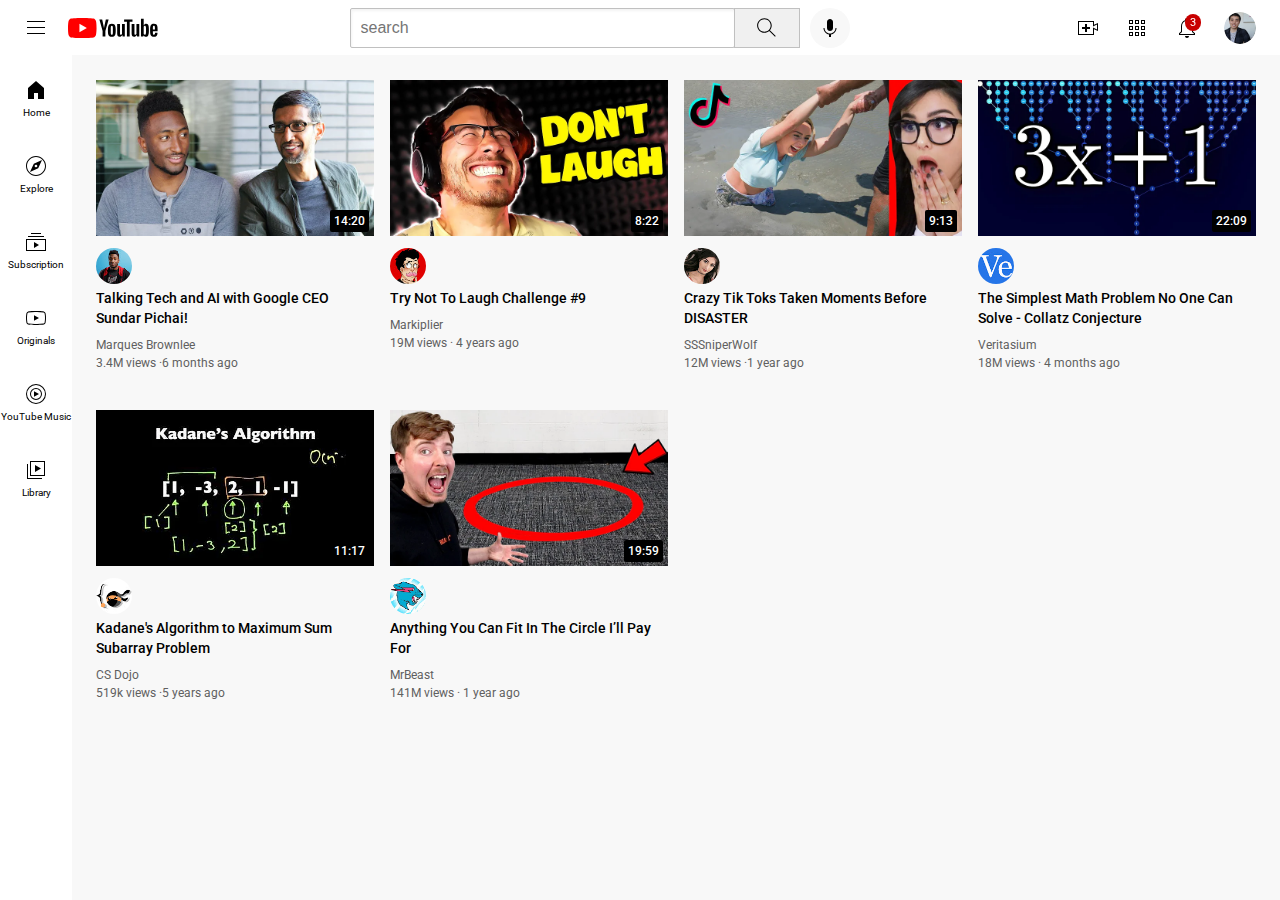
<file: index.html>
<!DOCTYPE html>
<html>
  <head>
    <title>youTube.com clone</title>

    <link rel="preconnect" href="https://fonts.googleapis.com">
<link rel="preconnect" href="https://fonts.gstatic.com" crossorigin>
<link href="https://fonts.googleapis.com/css2?family=Roboto:wght@400;500;700&display=swap" rel="stylesheet">

    <link rel="stylesheet" href="styles/general.css">
    <link rel="stylesheet" href="styles/header.css">
    <link rel="stylesheet" href="styles/video.css">
    <link rel="stylesheet" href="styles/sidebar.css">
  </head>
  <body>
    <header></header>
    <nav></nav>
    <header class="header">
      <div class="left-section">
        <img class="hamburger-menu" 
        src="icons/hamburger-menu.svg">
        <img class="youtube-logo" 
        src="icons/youtube-logo.svg">
    </div>


      <div class="middle-section">
        <input class="search-bar" type="textbox" placeholder="search">
        <button class="search-button">
          <img class="search-icon"
           src="icons/search.svg">
           <div class="tooltip">Search</div>
        </button>
        <!--put position absolute inside 
          position relative-->
        <button class="voice-search-button">
          <img class="voice-search-icon" 
          src="icons/voice-search-icon.svg">
          <div class="tooltip">search with your voice</div>
        </button>
      </div>
      <div class="right-section">
        <div class="upload-icon-container">
          <img class="upload-icon"
          src="icons/upload.svg">
          <div class="tooltip">create</div>
        </div>

        <div class="youtube-apps-icon-container">
          <img class="youtube-apps-icon" 
          src="icons/youtube-apps.svg">
          <div class="tooltip">youtube-apps</div>
        </div>
     
      
      <div class="notifications-icon-container">
        <img class="notifications-icon"
       src="icons/notifications.svg">
       <div class="tooltip">notifications</div>
       <div class="notifications-count">3</div>
      </div>
      
      <img class="current-user-icon"
       src="channel-pictures/my-channel.jpeg">
    </header>
  </div>
  
  <nav class="sidebar">
    <div class="sidebar-link">
      <img src="icons/home.svg">
      <div>Home</div>
    </div>
    <div class="sidebar-link">
      <img src="icons/explore.svg">
      <div>Explore</div>
    </div>
    <div class="sidebar-link">
      <img src="icons/subscriptions.svg">
      <div>Subscription</div>
    </div>
    <div class="sidebar-link">
      <img src="icons/originals.svg">
      <div>Originals</div>
    </div>
    <div class="sidebar-link">
      <img src="icons/youtube-music.svg">
      <div>YouTube Music</div>
    </div>
    <section class="sidebar-link">
      <img src="icons/library.svg">
      <div>Library</div>
    </nav>
  </div>

  <main>
   <div class="video-grid">
    <div class="video-preview">
      <div class="thumbnail-row">
        <img class="thumbnail" src="thumbnails/thumbnail-1.webp">
        <div class="video-time">14:20</div>
      </div>
      <div class="video-info-grid">
        <div class="channel-picture">
          <img class="profile-picture" src="channel-pictures/channel-1.jpeg">
        </div >
        <div class="video-info">
          <p class="video-title">
            Talking Tech and AI with Google CEO Sundar Pichai!
          </p>
          <p class="video-author">
            Marques Brownlee
          </p>
          <p class="video-stats">
            3.4M views &#183;6 months ago
          </p>
        </div>
      </div>
    </div>



    <div class="video-preview">
      <div class="thumbnail-row">
        <img class="thumbnail" src="thumbnails/thumbnail-2.webp">
        <div class="video-time">8:22</div>
      </div>
      <div class="video-info-grid">
        <div class="channel-picture">
          <img class="profile-picture"
           src="channel-pictures/channel-2.jpeg">
          </div>
        <div class="video-info">
          <p class="video-title">
            Try Not To Laugh Challenge #9
          </p>
          <p class="video-author">
            Markiplier
          </p>
          <p class="video-stats">
            19M views &#183; 4 years ago
            </p>
    </div>
  </div>
</div>


<div class="video-preview">
  <div class="thumbnail-row">
    <img class="thumbnail" src="thumbnails/thumbnail-3.webp">
    <div class="video-time">9:13</div>
  </div>
  <div class="video-info-grid">
    <div class="channel-picture">
      <img class="profile-picture" src="channel-pictures/channel-3.jpeg">
    </div >
    <div class="video-info">
      <p class="video-title">
        Crazy Tik Toks Taken Moments Before DISASTER
      </p>
      <p class="video-author">
        SSSniperWolf
      </p>
      <p class="video-stats">
        12M views &#183;1 year ago
      </p>
    </div>
  </div>
</div>


<div class="video-preview">
  <div class="thumbnail-row">
    <img class="thumbnail" src="thumbnails/thumbnail-4.webp">
    <div class="video-time">22:09</div>
  </div>
  <div class="video-info-grid">
    <div class="channel-picture">
      <img class="profile-picture"
       src="channel-pictures/channel-4.jpeg">
      </div>
    <div class="video-info">
      <p class="video-title">
        The Simplest Math Problem No One Can Solve - Collatz Conjecture
      </p>
      <p class="video-author">
        Veritasium
      </p>
      <p class="video-stats">
        18M views &#183; 4 months ago
        </p>
</div>
</div>
</div>
<div class="video-preview">
  <div class="thumbnail-row">
    <img class="thumbnail" src="thumbnails/thumbnail-5.webp">
    <div class="video-time">11:17</div>
  </div>
  <div class="video-info-grid">
    <div class="channel-picture">
      <img class="profile-picture" src="channel-pictures/channel-5.jpeg">
    </div >
    <div class="video-info">
      <p class="video-title">
        Kadane's Algorithm to Maximum Sum Subarray Problem
      </p>
      <p class="video-author">
        CS Dojo
      </p>
      <p class="video-stats">
        519k views &#183;5 years ago
      </p>
    </div>
  </div>
</div>



<div class="video-preview">
  <div class="thumbnail-row">
    <img class="thumbnail" src="thumbnails/thumbnail-6.webp">
    <div class="video-time">19:59</div>
  </div>
  <div class="video-info-grid">
    <div class="channel-picture">
      <img class="profile-picture"
       src="channel-pictures/channel-6.jpeg">
      </div>
    <div class="video-info">
      <p class="video-title">
        
Anything You Can Fit In The Circle I’ll Pay For
      </p>
      <p class="video-author">
        MrBeast
      </p>
      <p class="video-stats">
        141M views &#183; 1 year ago
        </p>
     </div>
    </div>
  </div>
</section>
</main>
</body>
</html>
</file>
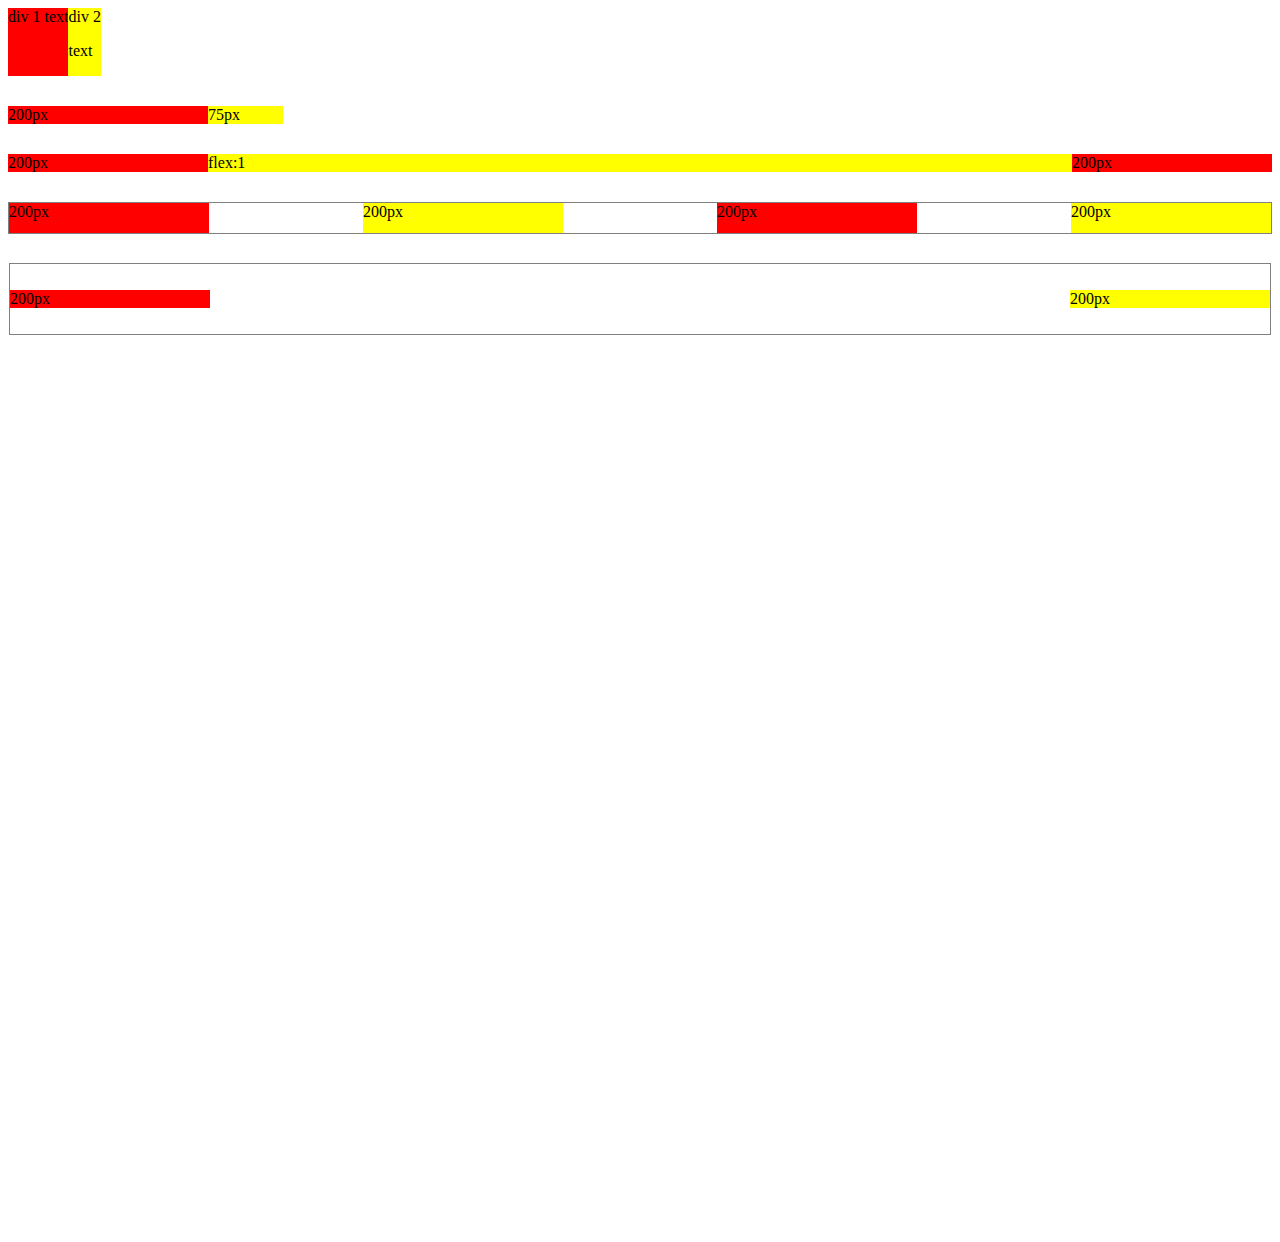
<file: classwork.flexbox.html>
<!DOCTYPE html>
<html>
  <head>
    <title>flexbox-practice2</title>
  </head>
<body style="padding-bottom: 1000px;">
  <div style="
  display: flex;
 flex-direction: row;
 ">
    <div style="background-color:
     red;">div 1 text</div>
    <div style="background-color:
     yellow;">div 2 <p>text</p></div>
  </div>

  <div style="
  margin-top: 30px;
  display: flex;
 flex-direction: row;
 ">
    <div style="
    background-color: red;
    width: 200px;
    ">200px</div>
    <div style="
    background-color: yellow;
    width: 75px;
    ">75px </div>
     </div>

    <div style="
    margin-top: 30px;
    display: flex;
   flex-direction: row;
   ">
      <div style="
      background-color: red;
      width: 200px;
      ">200px</div>
      <div style="
      background-color: yellow;
      flex:1
      ">flex:1 </div>
      <div style="
      background-color: red;
      width: 200px;
      ">200px</div>
       </div>
      
       <div style="
       margin-top: 30px;
       height: 30px;
       border-width: 1px;
       border-style: solid;
       border-color: gray;
       ">

       <div style="
    display: flex;
   flex-direction: row;
   justify-content: center;
   height: 30px;
   justify-content: space-between;
   ">
      <div style="
      background-color: red;
      width: 200px;
      ">200px</div>
      <div style="
      background-color: yellow;
      width: 200px;
      ">200px </div>
      <div style="
      background-color: red;
      width: 200px;
      ">200px</div>
      <div style="
      background-color: yellow;
      width: 200px;
      ">200px </div>
       </div>
       
        <div style="
        margin-top: 30px;
        border-width: 1px;
        border-style: solid;
        border-color: gray;
        ">
 
        <div style="
        height: 70px;
     display: flex;
    flex-direction: row;
    align-items:center;
    justify-content: space-between;
    ">
       <div style="
       background-color: red;
       width: 200px;
       ">200px</div>
       <div style="
       background-color: yellow;
       width: 200px;
       ">200px </div>
         </div>
</body>
</html>
</file>
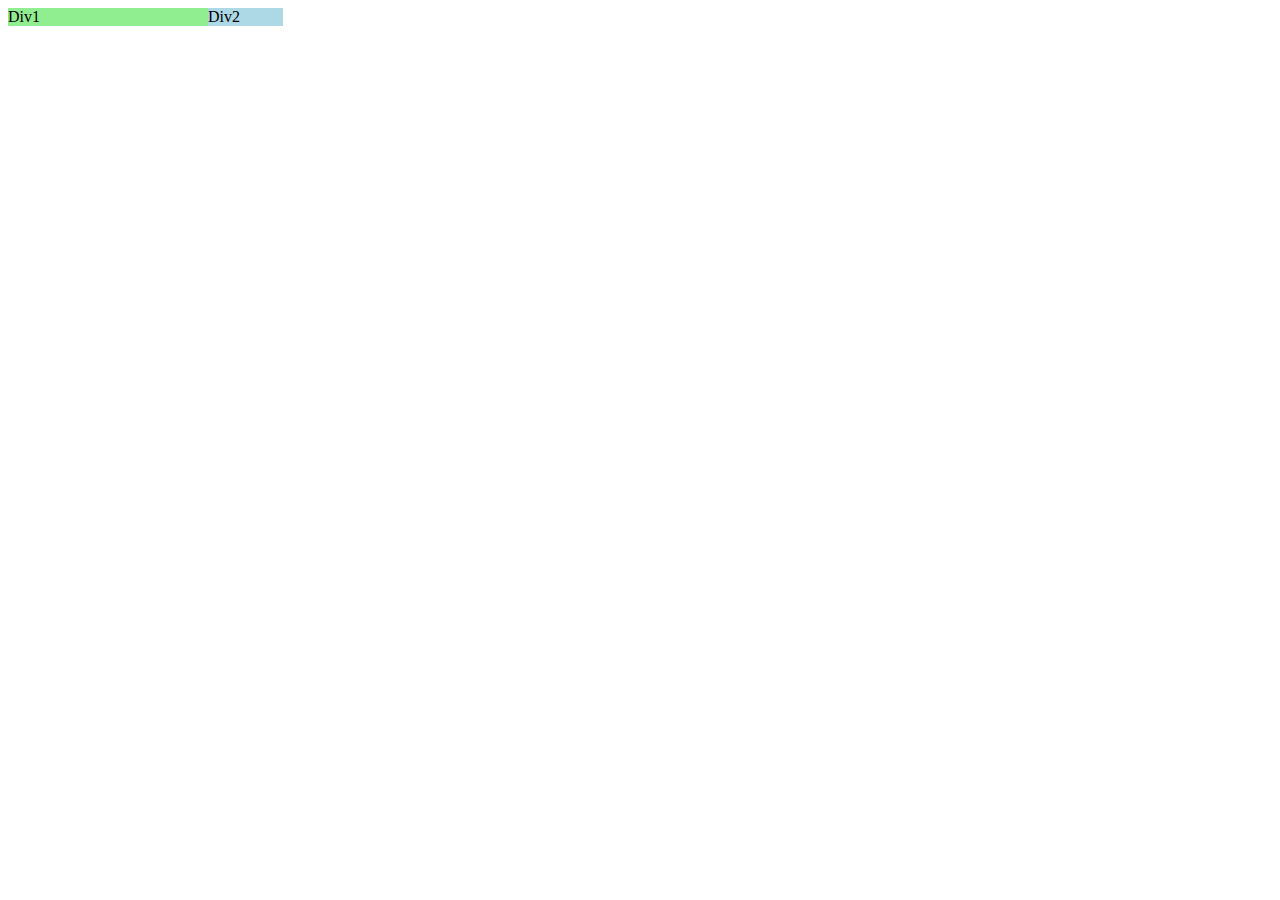
<file: classwork.html>
<!DOCTYPE html>
<html>
  <head>
<title>grid-practice</title>
  </head>
  <body>
    <div style="
      display:grid; 
      grid-template-columns: 200px 75px;">

      <div style=" background-color:
       lightgreen;">Div1</div>
      <div style="background-color:
       lightblue">Div2</div>

  <div style="
  margin-top: 30px;
      display:grid; 
      ">
      
    
       

    </div>
  </body>
</html>
</file>
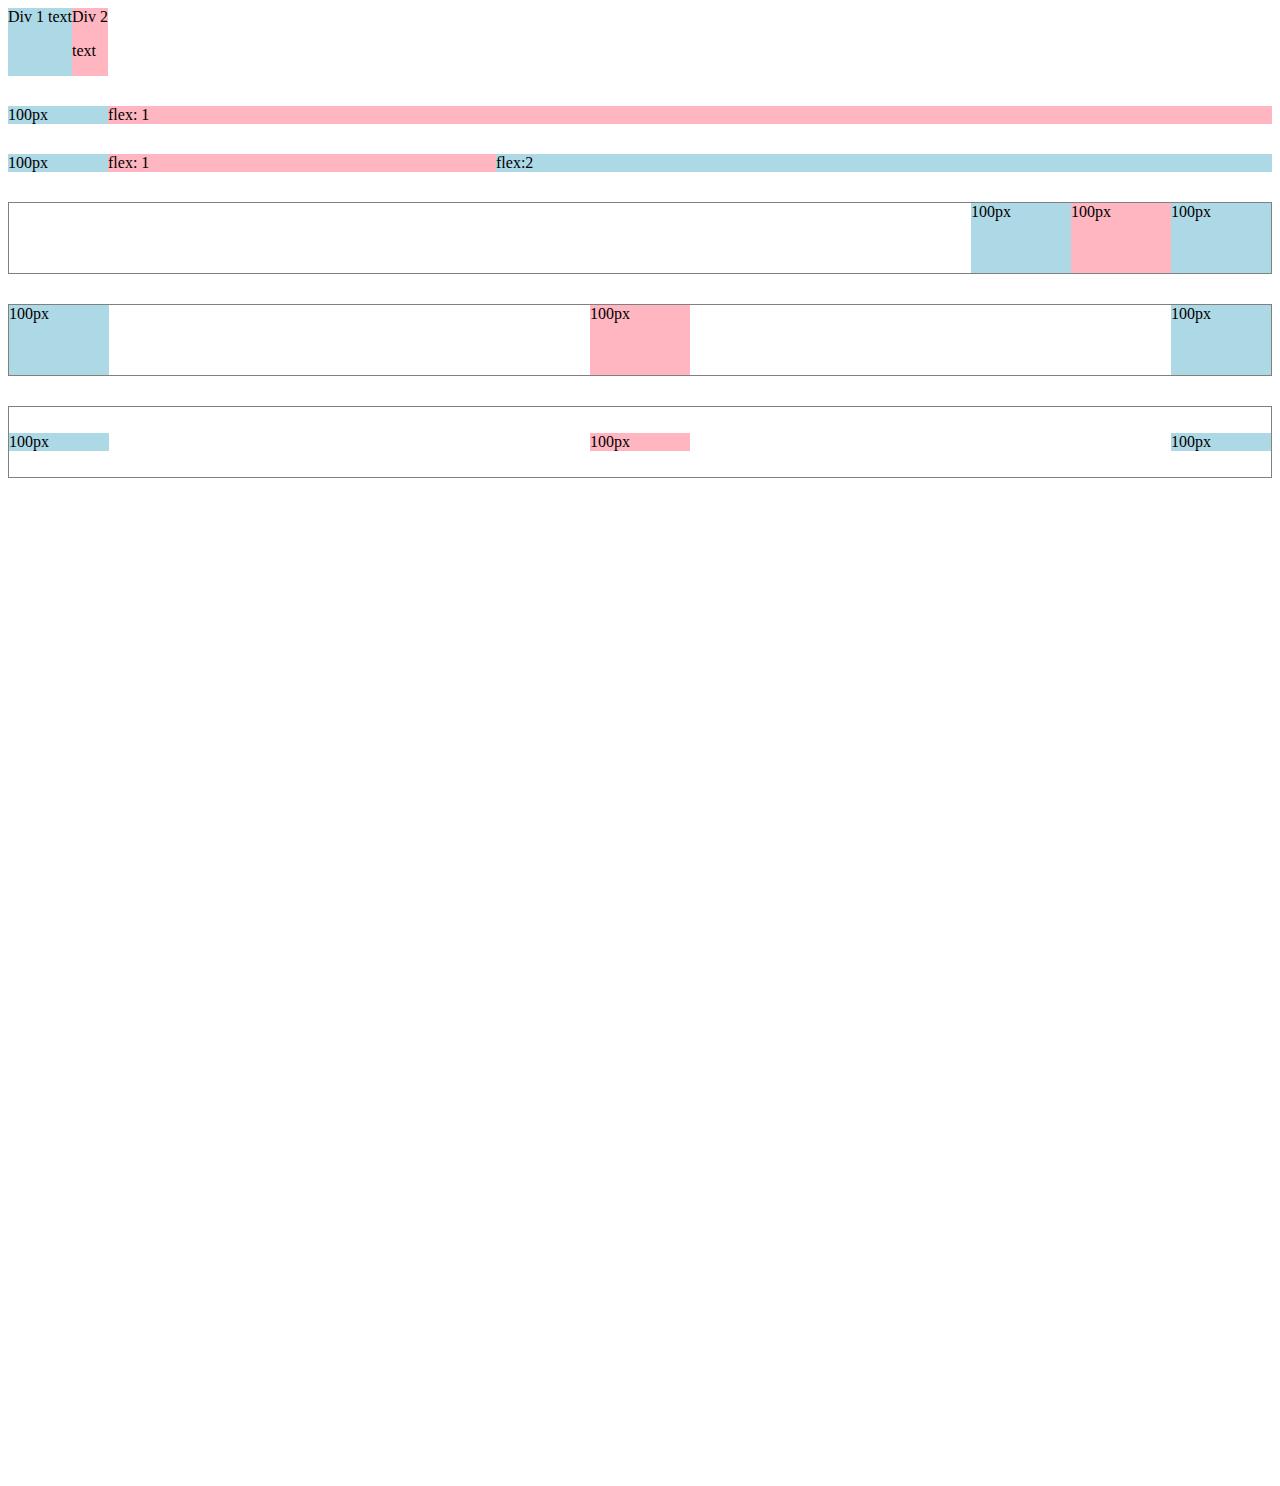
<file: flexbox.html>
<!DOCTYPE html>
<html>
  <head>
    <title>flexbox-practice</title>
  </head>
  <body style="padding-bottom: 1000px;">
    <div style="
    display: flex;
    flex-direction: row;
    ">
      <div style="background-color:
       lightblue;">Div 1 text</div>
      <div style="background-color:
       lightpink;">Div 2 <p>text</p></div>
    </div>

    <div style="
    margin-top: 30px;
    display: flex;
    flex-direction: row;
    ">
      <div style="
      background-color:lightblue;
      width: 100px
      ">100px</div>
      <div style="
      background-color: lightpink;
      flex: 1;
      ">flex: 1</div>
      </div>

    <div style="
    margin-top: 30px;
    display: flex;
    flex-direction: row;
    ">
      <div style="
      background-color:lightblue;
      width: 100px
      ">100px</div>
      <div style="
      background-color: lightpink;
      flex: 1;
      ">flex: 1</div>
      <div style="
      background-color:lightblue;
      flex:2
      ">flex:2</div>
      </div>
      <div style="
      margin-top: 30px;
      height: 70px;
      border-width: 1px;
      border-style: solid;
      border-color: gray;

      display: flex;
      flex-direction: row;
      justify-content: end;
      ">
        <div style="
        background-color:lightblue;
        width:100px
        ">100px</div>
        <div style="
        background-color: lightpink;
        width: 100px;
        ">100px</div>
        <div style="
        background-color:lightblue;
        width:100px
        ">100px</div>

      </div>
      <div style="
      margin-top: 30px;
      height: 70px;
      border-width: 1px;
      border-style: solid;
      border-color: gray;

      display: flex;
      flex-direction: row;
      justify-content: space-between;
      ">
        <div style="
        background-color:lightblue;
        width:100px
        ">100px</div>
        <div style="
        background-color: lightpink;
        width: 100px;
        ">100px</div>
        <div style="
        background-color:lightblue;
        width:100px
        ">100px</div>

        </div>
        <div style="
        margin-top: 30px;
        height: 70px;
        border-width: 1px;
        border-style: solid;
        border-color: gray;

        display: flex;
        flex-direction: row;
        justify-content: space-between;
        align-items: center;
        ">
          <div style="
          background-color:lightblue;
          width:100px
          ">100px</div>
          <div style="
          background-color: lightpink;
          width: 100px;
          ">100px</div>
          <div style="
          background-color:lightblue;
          width:100px
          ">100px</div>
      </div>
  </body>
</html>
</file>
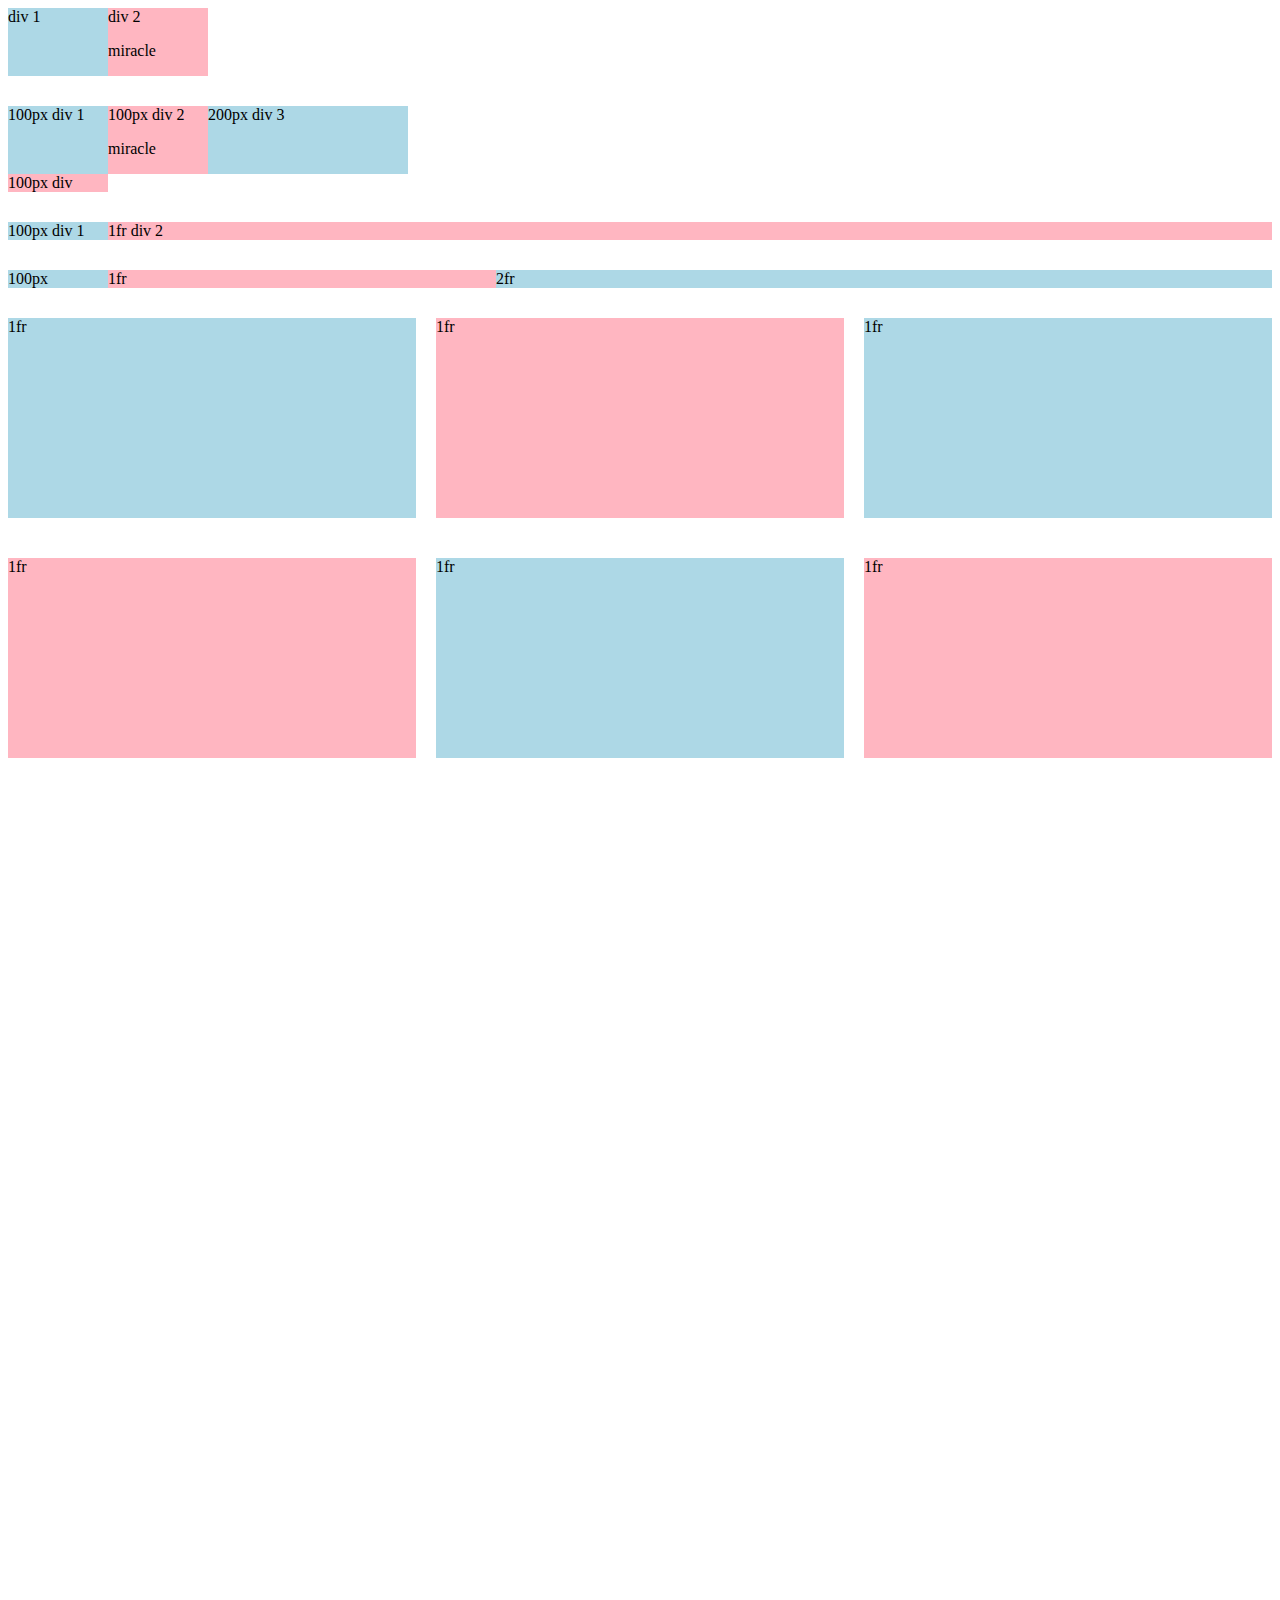
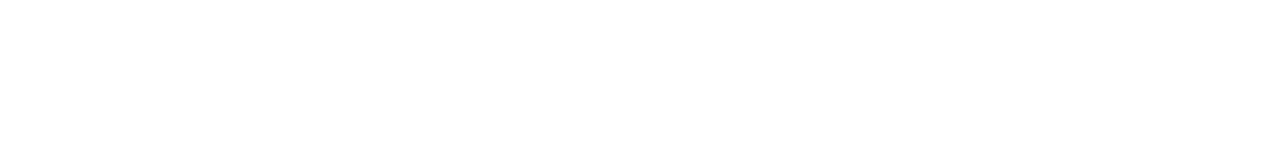
<file: grid.html>
<!DOCTYPE html>
<html>
  <head>
   <title> grid-practise</title>

  </head>
  <body style="padding-bottom: 1000px;">
    <div style="
      display: grid;
      grid-template-columns: 100px 100px;
      ">
    <div style="background-color:
     lightblue;">div 1</div>
    <div style="background-color:
     lightpink;">div 2 <p>miracle</p></div>
    </div>

    <div style="
    margin-top: 30px;
      display: grid;
      grid-template-columns: 100px 100px 200px;
      ">
    <div style="background-color:
    lightblue;"> 100px div 1</div>
    <div style="background-color:
    lightpink;"> 100px div 2<p>miracle</p> </div>
    <div style="background-color:
    lightblue;"> 200px div 3</div>
    <div style="background-color:
    lightpink;"> 100px div  </div>
    </div>
        
    <div style="
      margin-top: 30px;
        display: grid;
        grid-template-columns: 100px 1fr;
        ">
      <div style="background-color:
      lightblue;"> 100px div 1</div>
      <div style="background-color:
      lightpink;"> 1fr div 2</div>
      </div>

      <div style="
        margin-top: 30px;
          display: grid;
          grid-template-columns: 100px 1fr 2fr;
          ">
        <div style="background-color:
        lightblue;"> 100px </div>
        <div style="background-color:
        lightpink;"> 1fr </div>
        <div style="background-color:
        lightblue;"> 2fr</div>
        </div>

        <div style="
          margin-top: 30px;
            display: grid;
            grid-template-columns: 1fr 1fr 1fr;
            column-gap: 20px;
            row-gap: 40px;
            ">
          <div style="background-color:
          lightblue;height: 200px;"> 1fr </div>
          <div style="background-color:
          lightpink;height: 200px;"> 1fr </div>
          <div style="background-color:
          lightblue;height: 200px;"> 1fr </div>
              <div style="background-color:
          lightpink;height: 200px;"> 1fr </div>
          <div style="background-color:
          lightblue;height: 200px;"> 1fr </div>
          <div style="background-color:
          lightpink;height: 200px;"> 1fr </div>
          </div>
  </body>
</html>
</file>
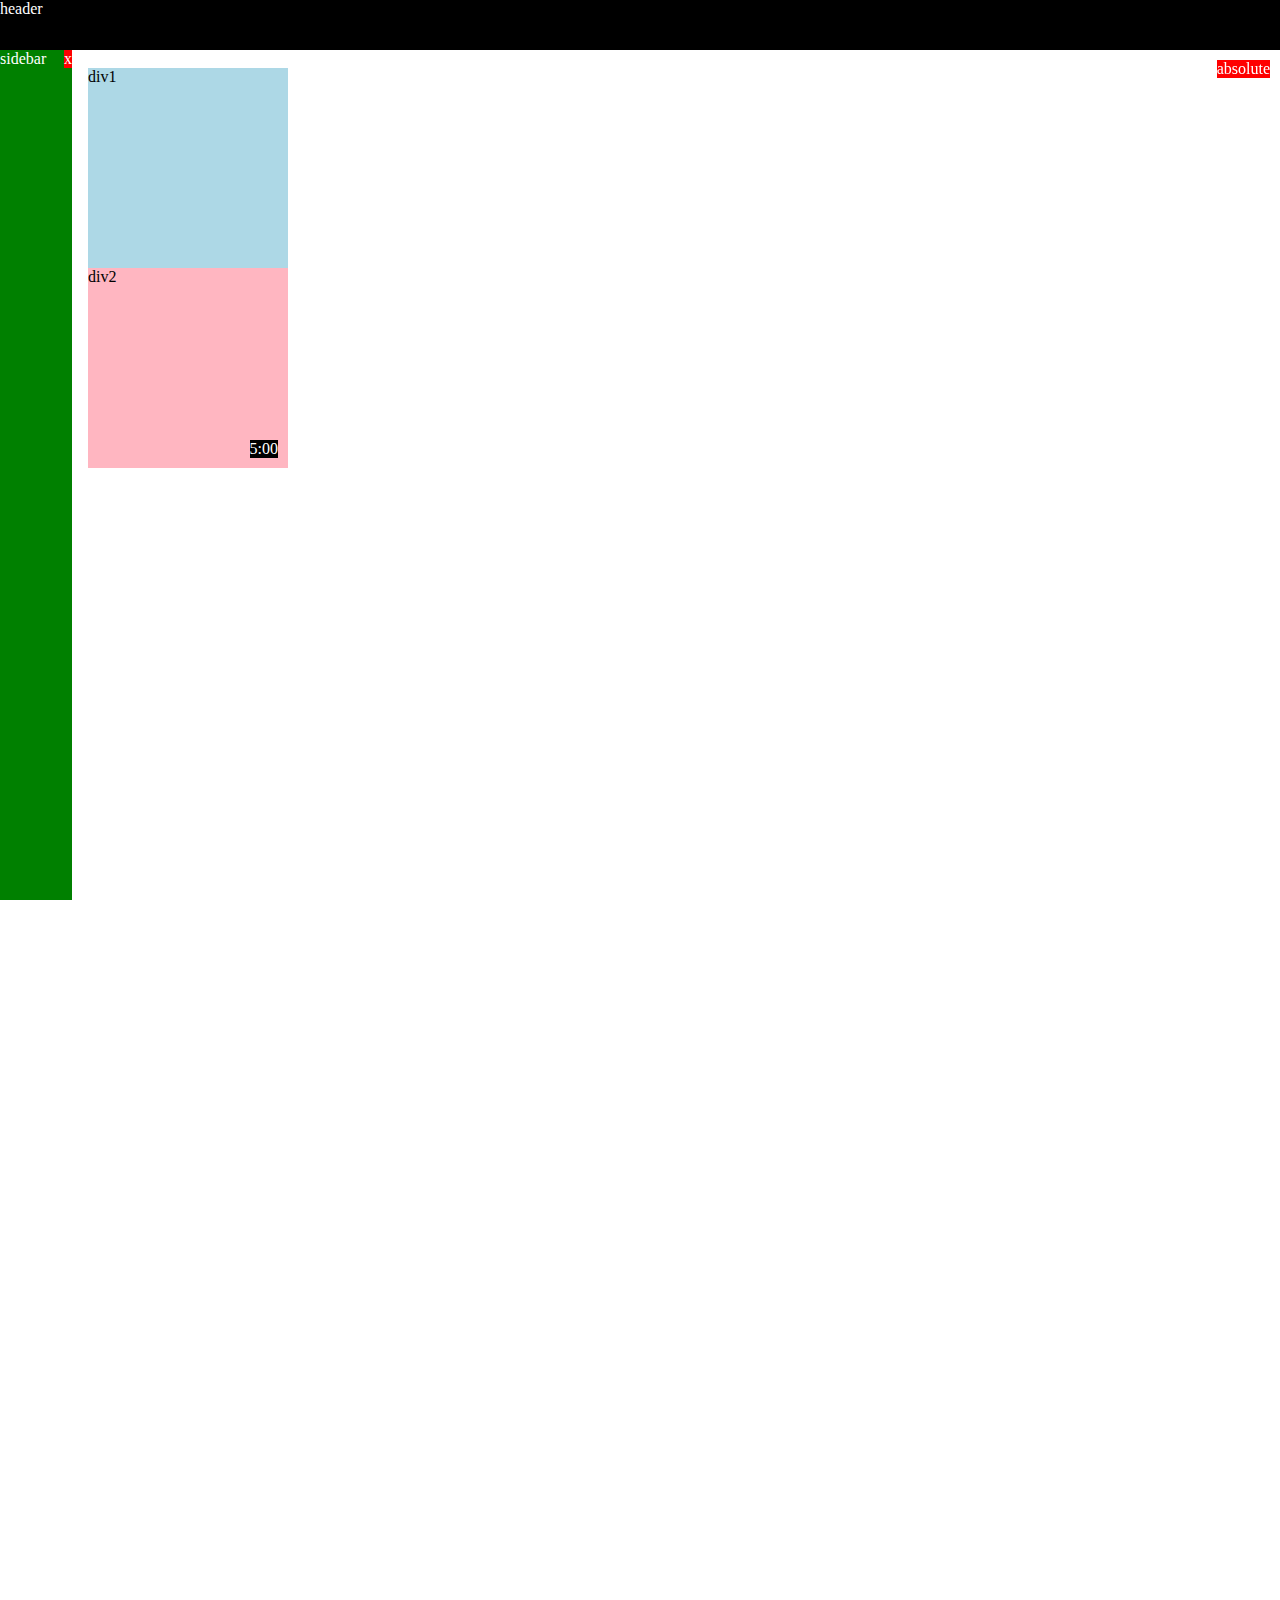
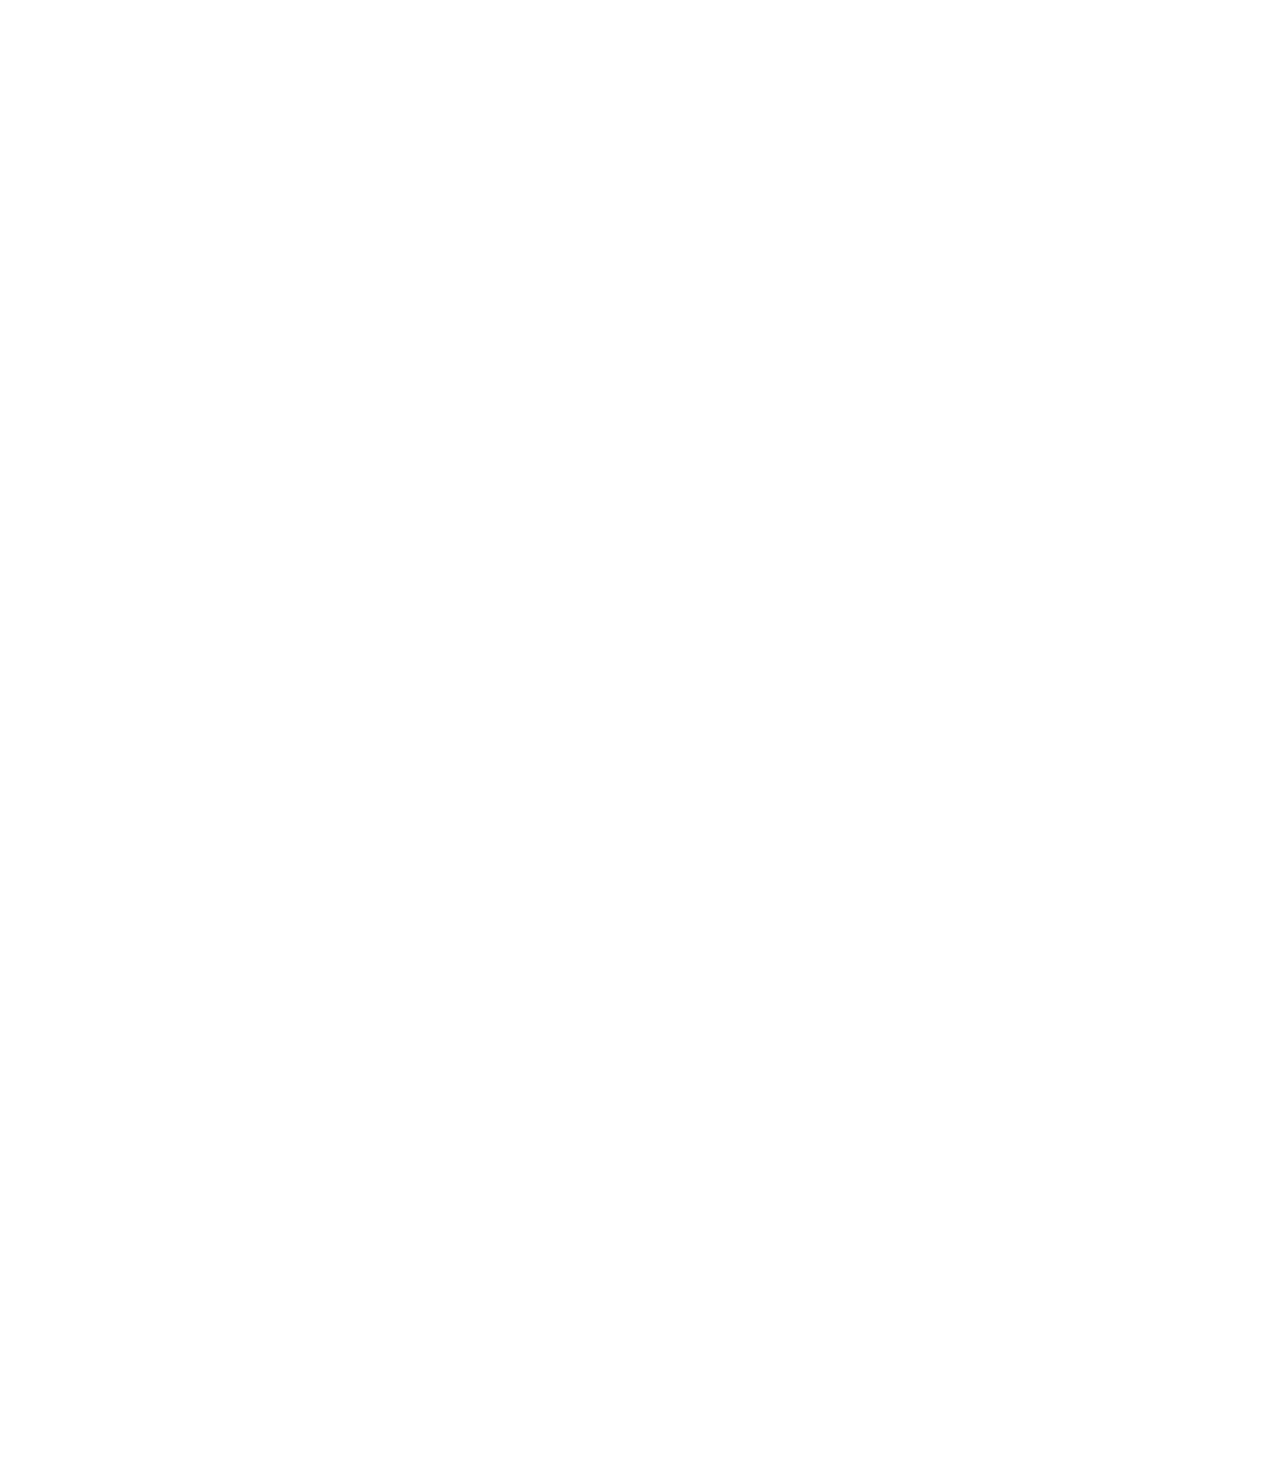
<file: position.html>
<!DOCTYPE html>
<html>
  <head>
    <title>position-practice</title>
  </head>
  <body style="
  height: 3000px;
  padding-top: 60px;
  padding-left: 80px;">
    <div style="
    background-color: black;
    color: white;
    position: fixed;
    top: 0px;
    left: 0px;
    right: 0px;
    height: 50px;
    ">header</div>

<div style="
background-color: green;
color: white;
position: fixed;
left: 0;
bottom: 0;
top: 50px;
width: 72px;">
sidebar
<div style="position: absolute;
  background-color: red;
  color: white;
  top: 0;
  right: 0;">
    x
  </div>
</div>
    
<div style="position: absolute;
background-color: red;
color: white;
top: 60px;
right: 10px;">
  absolute
</div>

    <div style="
      background-color: lightblue;
      height: 200px;
      width: 200px;
      position: static;
      ">
      div1</div>
    <div style="
    background-color: lightpink;
    height: 200px;
    width: 200px;
    position: relative;
    ">

    div2
    <div style="position: absolute;
    background-color: black;
    color: white;
    bottom: 10px;
    right: 10px;">
      5:00
    </div>
  </div>
  </body>
</html>
</file>
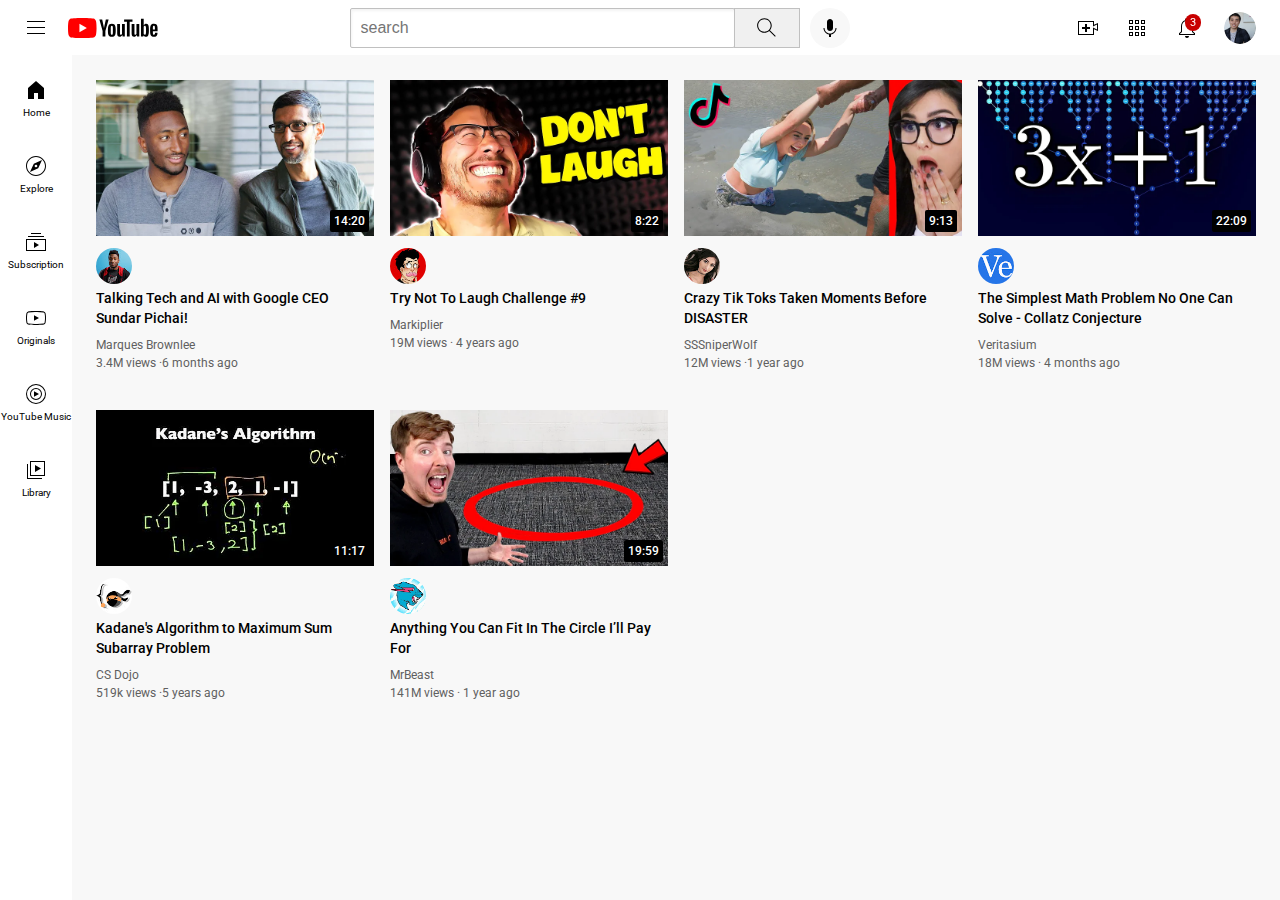
<file: youtube.html>
<!DOCTYPE html>
<html>
  <head>
    <title>youTube.com clone</title>

    <link rel="preconnect" href="https://fonts.googleapis.com">
<link rel="preconnect" href="https://fonts.gstatic.com" crossorigin>
<link href="https://fonts.googleapis.com/css2?family=Roboto:wght@400;500;700&display=swap" rel="stylesheet">

    <link rel="stylesheet" href="styles/general.css">
    <link rel="stylesheet" href="styles/header.css">
    <link rel="stylesheet" href="styles/video.css">
    <link rel="stylesheet" href="styles/sidebar.css">
  </head>
  <body>
    <header></header>
    <nav></nav>
    <header class="header">
      <div class="left-section">
        <img class="hamburger-menu" 
        src="icons/hamburger-menu.svg">
        <img class="youtube-logo" 
        src="icons/youtube-logo.svg">
    </div>


      <div class="middle-section">
        <input class="search-bar" type="textbox" placeholder="search">
        <button class="search-button">
          <img class="search-icon"
           src="icons/search.svg">
           <div class="tooltip">Search</div>
        </button>
        <!--put position absolute inside 
          position relative-->
        <button class="voice-search-button">
          <img class="voice-search-icon" 
          src="icons/voice-search-icon.svg">
          <div class="tooltip">search with your voice</div>
        </button>
      </div>
      <div class="right-section">
        <div class="upload-icon-container">
          <img class="upload-icon"
          src="icons/upload.svg">
          <div class="tooltip">create</div>
        </div>

        <div class="youtube-apps-icon-container">
          <img class="youtube-apps-icon" 
          src="icons/youtube-apps.svg">
          <div class="tooltip">youtube-apps</div>
        </div>
     
      
      <div class="notifications-icon-container">
        <img class="notifications-icon"
       src="icons/notifications.svg">
       <div class="tooltip">notifications</div>
       <div class="notifications-count">3</div>
      </div>
      
      <img class="current-user-icon"
       src="channel-pictures/my-channel.jpeg">
    </header>
  </div>
  
  <nav class="sidebar">
    <div class="sidebar-link">
      <img src="icons/home.svg">
      <div>Home</div>
    </div>
    <div class="sidebar-link">
      <img src="icons/explore.svg">
      <div>Explore</div>
    </div>
    <div class="sidebar-link">
      <img src="icons/subscriptions.svg">
      <div>Subscription</div>
    </div>
    <div class="sidebar-link">
      <img src="icons/originals.svg">
      <div>Originals</div>
    </div>
    <div class="sidebar-link">
      <img src="icons/youtube-music.svg">
      <div>YouTube Music</div>
    </div>
    <section class="sidebar-link">
      <img src="icons/library.svg">
      <div>Library</div>
    </nav>
  </div>

  <main>
   <div class="video-grid">
    <div class="video-preview">
      <div class="thumbnail-row">
        <img class="thumbnail" src="thumbnails/thumbnail-1.webp">
        <div class="video-time">14:20</div>
      </div>
      <div class="video-info-grid">
        <div class="channel-picture">
          <img class="profile-picture" src="channel-pictures/channel-1.jpeg">
        </div >
        <div class="video-info">
          <p class="video-title">
            Talking Tech and AI with Google CEO Sundar Pichai!
          </p>
          <p class="video-author">
            Marques Brownlee
          </p>
          <p class="video-stats">
            3.4M views &#183;6 months ago
          </p>
        </div>
      </div>
    </div>



    <div class="video-preview">
      <div class="thumbnail-row">
        <img class="thumbnail" src="thumbnails/thumbnail-2.webp">
        <div class="video-time">8:22</div>
      </div>
      <div class="video-info-grid">
        <div class="channel-picture">
          <img class="profile-picture"
           src="channel-pictures/channel-2.jpeg">
          </div>
        <div class="video-info">
          <p class="video-title">
            Try Not To Laugh Challenge #9
          </p>
          <p class="video-author">
            Markiplier
          </p>
          <p class="video-stats">
            19M views &#183; 4 years ago
            </p>
    </div>
  </div>
</div>


<div class="video-preview">
  <div class="thumbnail-row">
    <img class="thumbnail" src="thumbnails/thumbnail-3.webp">
    <div class="video-time">9:13</div>
  </div>
  <div class="video-info-grid">
    <div class="channel-picture">
      <img class="profile-picture" src="channel-pictures/channel-3.jpeg">
    </div >
    <div class="video-info">
      <p class="video-title">
        Crazy Tik Toks Taken Moments Before DISASTER
      </p>
      <p class="video-author">
        SSSniperWolf
      </p>
      <p class="video-stats">
        12M views &#183;1 year ago
      </p>
    </div>
  </div>
</div>


<div class="video-preview">
  <div class="thumbnail-row">
    <img class="thumbnail" src="thumbnails/thumbnail-4.webp">
    <div class="video-time">22:09</div>
  </div>
  <div class="video-info-grid">
    <div class="channel-picture">
      <img class="profile-picture"
       src="channel-pictures/channel-4.jpeg">
      </div>
    <div class="video-info">
      <p class="video-title">
        The Simplest Math Problem No One Can Solve - Collatz Conjecture
      </p>
      <p class="video-author">
        Veritasium
      </p>
      <p class="video-stats">
        18M views &#183; 4 months ago
        </p>
</div>
</div>
</div>
<div class="video-preview">
  <div class="thumbnail-row">
    <img class="thumbnail" src="thumbnails/thumbnail-5.webp">
    <div class="video-time">11:17</div>
  </div>
  <div class="video-info-grid">
    <div class="channel-picture">
      <img class="profile-picture" src="channel-pictures/channel-5.jpeg">
    </div >
    <div class="video-info">
      <p class="video-title">
        Kadane's Algorithm to Maximum Sum Subarray Problem
      </p>
      <p class="video-author">
        CS Dojo
      </p>
      <p class="video-stats">
        519k views &#183;5 years ago
      </p>
    </div>
  </div>
</div>



<div class="video-preview">
  <div class="thumbnail-row">
    <img class="thumbnail" src="thumbnails/thumbnail-6.webp">
    <div class="video-time">19:59</div>
  </div>
  <div class="video-info-grid">
    <div class="channel-picture">
      <img class="profile-picture"
       src="channel-pictures/channel-6.jpeg">
      </div>
    <div class="video-info">
      <p class="video-title">
        
Anything You Can Fit In The Circle I’ll Pay For
      </p>
      <p class="video-author">
        MrBeast
      </p>
      <p class="video-stats">
        141M views &#183; 1 year ago
        </p>
     </div>
    </div>
  </div>
</section>
</main>
</body>
</html>
</file>
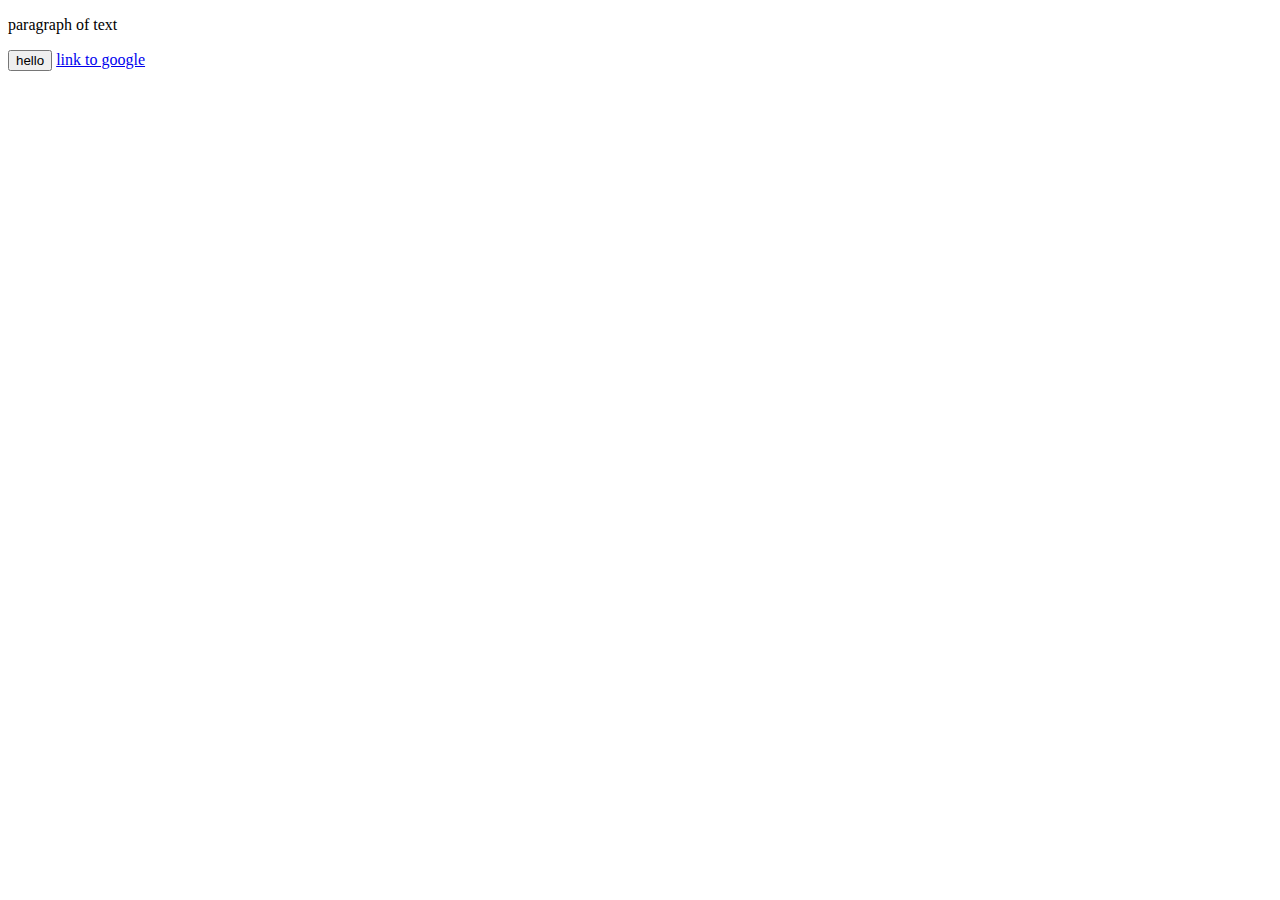
<file: intro-to-html/website.html>
<!DOCTYPE html>
<html>
  <head>
    <title>first-website</title>
  </head>
  <body>
    <p>
      paragraph of text 
    </p>
    
    <button>
      hello
    </button>
    <a
     href="https://www.youtube.com/">
      link to google
    </a>
  </body>
</html>
</file>
<file: styles/general.css>
p{
  margin-top: 0;
  margin-bottom: 0;
}


body{
  /* this style below will be inherited */
  font-family: Roboto,Arial;
  background-color: rgb(248, 248, 248);
  margin: 0;
  padding-top: 80px;
  padding-left: 96px;
  padding-right: 24px;
}
</file>
<file: styles/header.css>
.header{
  height: 55px;

  display: flex;
  flex-direction: row;
  justify-content: space-between;

  position: fixed;
  top: 0px;
  left: 0px;
  right: 0px;
  z-index: 100;
  
  background-color: white;
  border-bottom-width: 1px;
  border-top-style: bold;
  border-bottom-color: rgb(228, 228, 228);
}

.left-section{
  display: flex;
  align-items: center;

}

.hamburger-menu{
  height:24px ;
  margin-left: 24px;
  margin-right: 20px;
}

.youtube-logo{
  height: 20px;
}

.middle-section{
  flex: 1;
  margin-right: 35px;
  max-width: 500px;
  display: flex;
  align-items: center;
}

.search-bar::placeholder{
  font-size: 16px;
}

.search-bar{
  flex: 1;
  height: 36px;
  padding-left: 10px;
  font-size: 16px;
  border:1px solid rgb(192, 192, 192);
  border-radius: 2px;
  box-shadow: inset 1px 2px 3px
  rgba(0, 0, 0, 0.05);
  width: 0;
}

.search-button{
  height: 40px;
  width: 66px;
  background-color: rgb(240, 240, 240);
  border-width: 1px;
border-style: solid;
border-color: rgb(192, 192, 192);
margin-left: -1px;
margin-right: 10px;
}

.search-button,
.voice-search-button, 
.upload-icon-container, 
.youtube-apps-icon-container, 
.notifications-icon-container{
  display: flex;
  justify-content: center;
  align-items: center;
  position: relative;
}

.search-button .tooltip, 
.voice-search-button .tooltip, 
.upload-icon-container .tooltip, 
.youtube-apps-icon-container .tooltip, 
.notifications-icon-container .tooltip{
  position: absolute;
  background-color: gray;
  color: white;
  padding-top: 4px;
  padding-bottom: 4px;
  padding-right: 8px;
  padding-left: 8px;
  border-radius: 2px;
  font-size: 12px;
  bottom: -30px;
  opacity: 0;
  transition: opacity 0.15s;
  pointer-events: none;
  white-space: nowrap;
}

.search-button:hover .tooltip, 
.voice-search-button:hover .tooltip, 
.upload-icon-container:hover .tooltip, 
.youtube-apps-icon-container:hover .tooltip, 
.notifications-icon-container:hover .tooltip{
  opacity: 1;
}


.search-icon{
  height: 25px;
}

.voice-search-button{
  height: 40px;
  width: 40px;
  border-radius:20px;
  border: none;
  background-color: rgb(248, 248, 248);
}

.voice-search-icon{
  height: 24px;
}



.right-section{
  margin-right: 24px;
  width: 180px;
  display: flex;
  align-items: center;
  justify-content: space-between;
  flex-shrink: 0;
}

.upload-icon{
  height: 24px;
  position: relative;
}

.upload-icon .tooltip{
  position: absolute;
  background-color: gray;
  color: white;
  padding-top:4px ;
  padding-bottom: 4px;
  padding-left: 8px;
  padding-right: 8px;
  border-radius: 2px;
  bottom: 0;
  left: 0;
  opacity: 0;
}

.upload-icon:hover .tooltip{
  opacity: 0;
}

.youtube-apps-icon{
  height: 24px;
}

.notifications-icon{
  height: 24px;
}

.notifications-icon-container{
  position: relative;
}

.notifications-count{
  position: absolute;
  top: -2px;
  right: -2px;
  background-color: rgb(200, 0, 0);
  color: white;
  font-size: 11px;
  padding-left: 5px;
  padding-right: 5px;
  padding-top: 2px;
  padding-bottom: 2px;
  border-radius: 10px;

  
}

.current-user-icon{
  height: 32px;
  border-radius: 16px;
}
</file>
<file: styles/video.css>
.thumbnail{
  width: 100%;
}


.video-title{
margin-top: 0;
font-size: 14px;
font-weight: 500;
line-height: 20px;
margin-bottom: 10px;
}


.video-author,
.video-stats{
font-size: 12px;
color: rgb(96, 96, 96);
}

.video-author{
margin-bottom: 4px;
}


.video-grid{
display:grid;
grid-template-columns: 1fr 1fr 1fr;
column-gap: 16px;
row-gap: 40px;
}


@media (max-width: 750px) {
 .video-grid {
  grid-template-columns: 1fr 1fr;
 }
}


@media (min-width: 751px) and (max-width:
 999px) {
  .video-grid{
    grid-template-columns: 1fr 1fr 1fr;
  }
 }

@media (min-width:1000px) {
  .video-grid {
    grid-template-columns: 1fr 1fr 1fr 1fr;
   }
}


.profile-picture{
width: 36px; 
border-radius: 50px;

}
.thumbnail-row{
margin-bottom: 8px;
position: relative;
}

.video-time{
  font-size: 12px;
  font-weight: 500;
  padding:4px ;
  border-radius: 2px;
  background-color: black;
  color: white;
  position:absolute;
  bottom: 8px;
  right: 5px;
}
</file>
<file: styles/sidebar.css>
.sidebar{
    position: fixed;
    left: 0;
    bottom: 0;
    top: 55px;
    background-color: white;
    width: 72px;  
    z-index: 200;
    padding-top: 5px;
}

.sidebar-link{
    height: 76px;
    display: flex;
    justify-content: center;
    align-items: center;
    flex-direction: column;
    cursor: pointer;
}

.sidebar-link:hover{
background-color: rgb(235, 235, 235)
}


.sidebar-link img{
    height: 24px;
    margin-bottom: 5px;
    
}

.sidebar-link div{
    font-size: 10px
}
</file>
